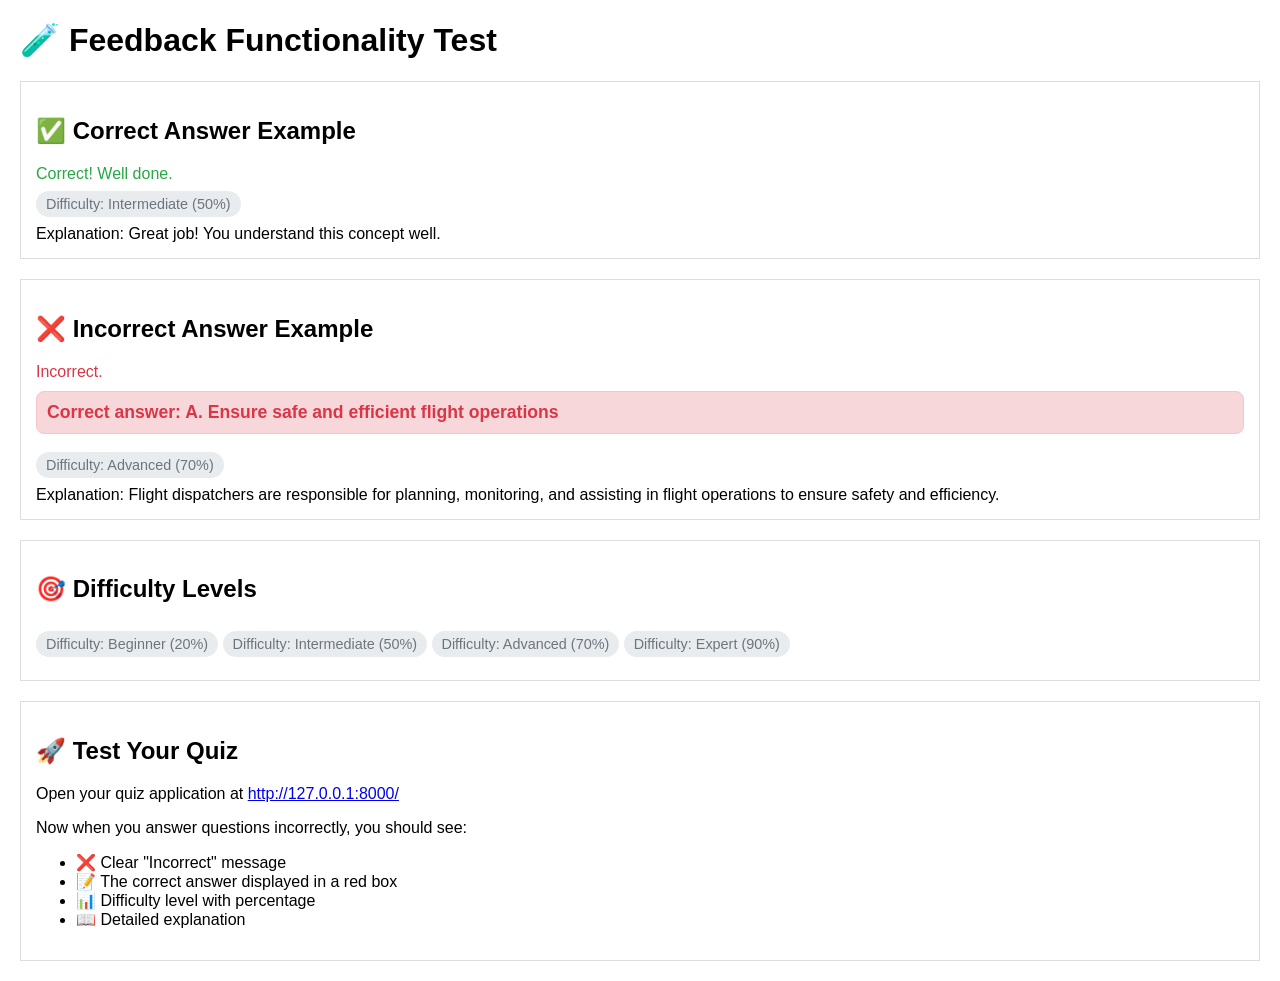
<file: templates/test_feedback.html>
<!DOCTYPE html>
<html lang="en">
<head>
    <meta charset="UTF-8">
    <meta name="viewport" content="width=device-width, initial-scale=1.0">
    <title>Feedback Test</title>
    <style>
        body { font-family: Arial, sans-serif; margin: 20px; }
        .test-section { margin: 20px 0; padding: 15px; border: 1px solid #ddd; }
        .correct-answer-text {
            color: #dc3545;
            font-weight: 600;
            font-size: 1.1rem;
            margin: 10px 0;
            padding: 10px;
            background-color: #f8d7da;
            border: 1px solid #f5c6cb;
            border-radius: 8px;
        }
        .difficulty-level-text {
            color: #6c757d;
            font-size: 0.9rem;
            font-weight: 500;
            margin: 8px 0;
            padding: 5px 10px;
            background-color: #e9ecef;
            border-radius: 15px;
            display: inline-block;
        }
        .feedback-text.correct { color: #28a745; }
        .feedback-text.incorrect { color: #dc3545; }
    </style>
</head>
<body>
    <h1>🧪 Feedback Functionality Test</h1>
    
    <div class="test-section">
        <h2>✅ Correct Answer Example</h2>
        <div class="feedback-text correct">Correct! Well done.</div>
        <div class="difficulty-level-text">Difficulty: Intermediate (50%)</div>
        <div>Explanation: Great job! You understand this concept well.</div>
    </div>
    
    <div class="test-section">
        <h2>❌ Incorrect Answer Example</h2>
        <div class="feedback-text incorrect">Incorrect.</div>
        <div class="correct-answer-text">Correct answer: A. Ensure safe and efficient flight operations</div>
        <div class="difficulty-level-text">Difficulty: Advanced (70%)</div>
        <div>Explanation: Flight dispatchers are responsible for planning, monitoring, and assisting in flight operations to ensure safety and efficiency.</div>
    </div>
    
    <div class="test-section">
        <h2>🎯 Difficulty Levels</h2>
        <div class="difficulty-level-text">Difficulty: Beginner (20%)</div>
        <div class="difficulty-level-text">Difficulty: Intermediate (50%)</div>
        <div class="difficulty-level-text">Difficulty: Advanced (70%)</div>
        <div class="difficulty-level-text">Difficulty: Expert (90%)</div>
    </div>
    
    <div class="test-section">
        <h2>🚀 Test Your Quiz</h2>
        <p>Open your quiz application at <a href="http://127.0.0.1:8000/" target="_blank">http://127.0.0.1:8000/</a></p>
        <p>Now when you answer questions incorrectly, you should see:</p>
        <ul>
            <li>❌ Clear "Incorrect" message</li>
            <li>📝 The correct answer displayed in a red box</li>
            <li>📊 Difficulty level with percentage</li>
            <li>📖 Detailed explanation</li>
        </ul>
    </div>
    
    <script>
        console.log('🧪 Feedback test page loaded');
        console.log('✅ Features implemented:');
        console.log('   - Correct answer display for wrong answers');
        console.log('   - Difficulty level indicator');
        console.log('   - Enhanced styling for feedback');
        console.log('   - Support for AI-generated questions');
    </script>
</body>
</html>
</file>
